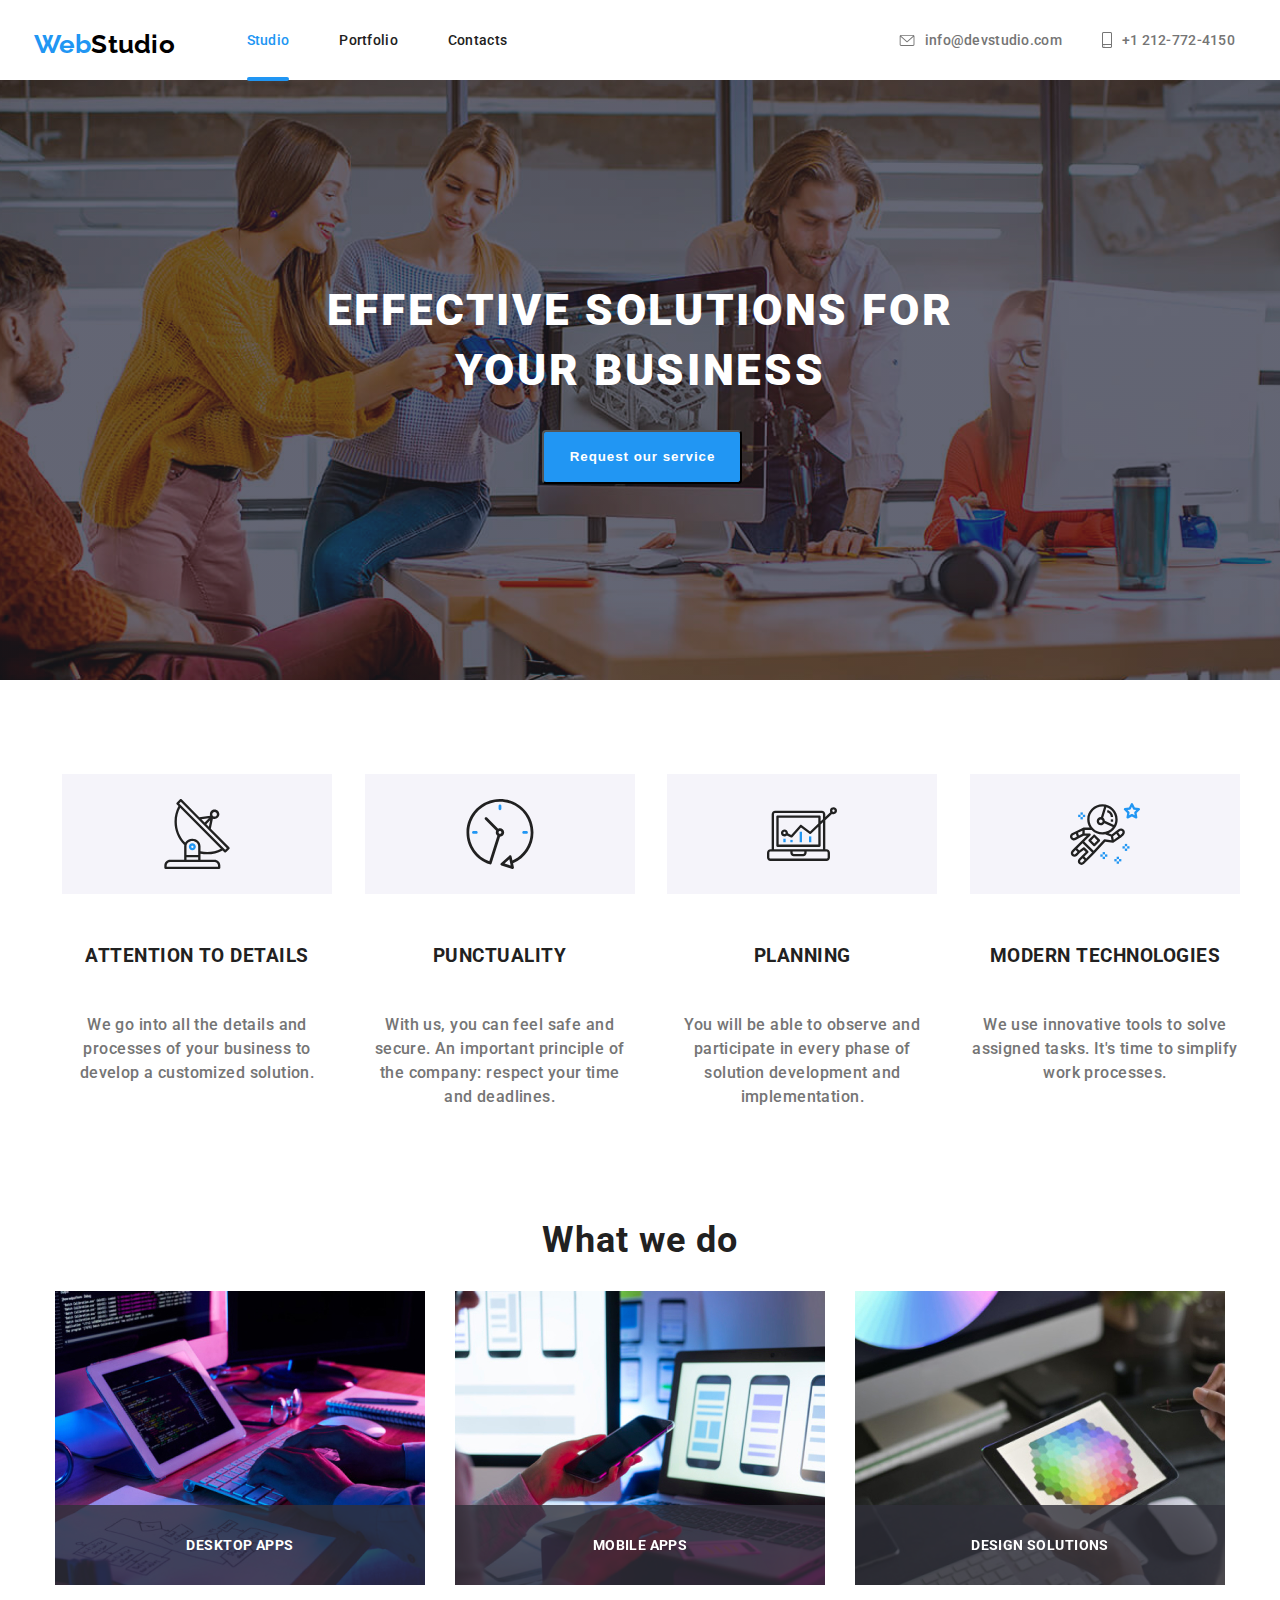
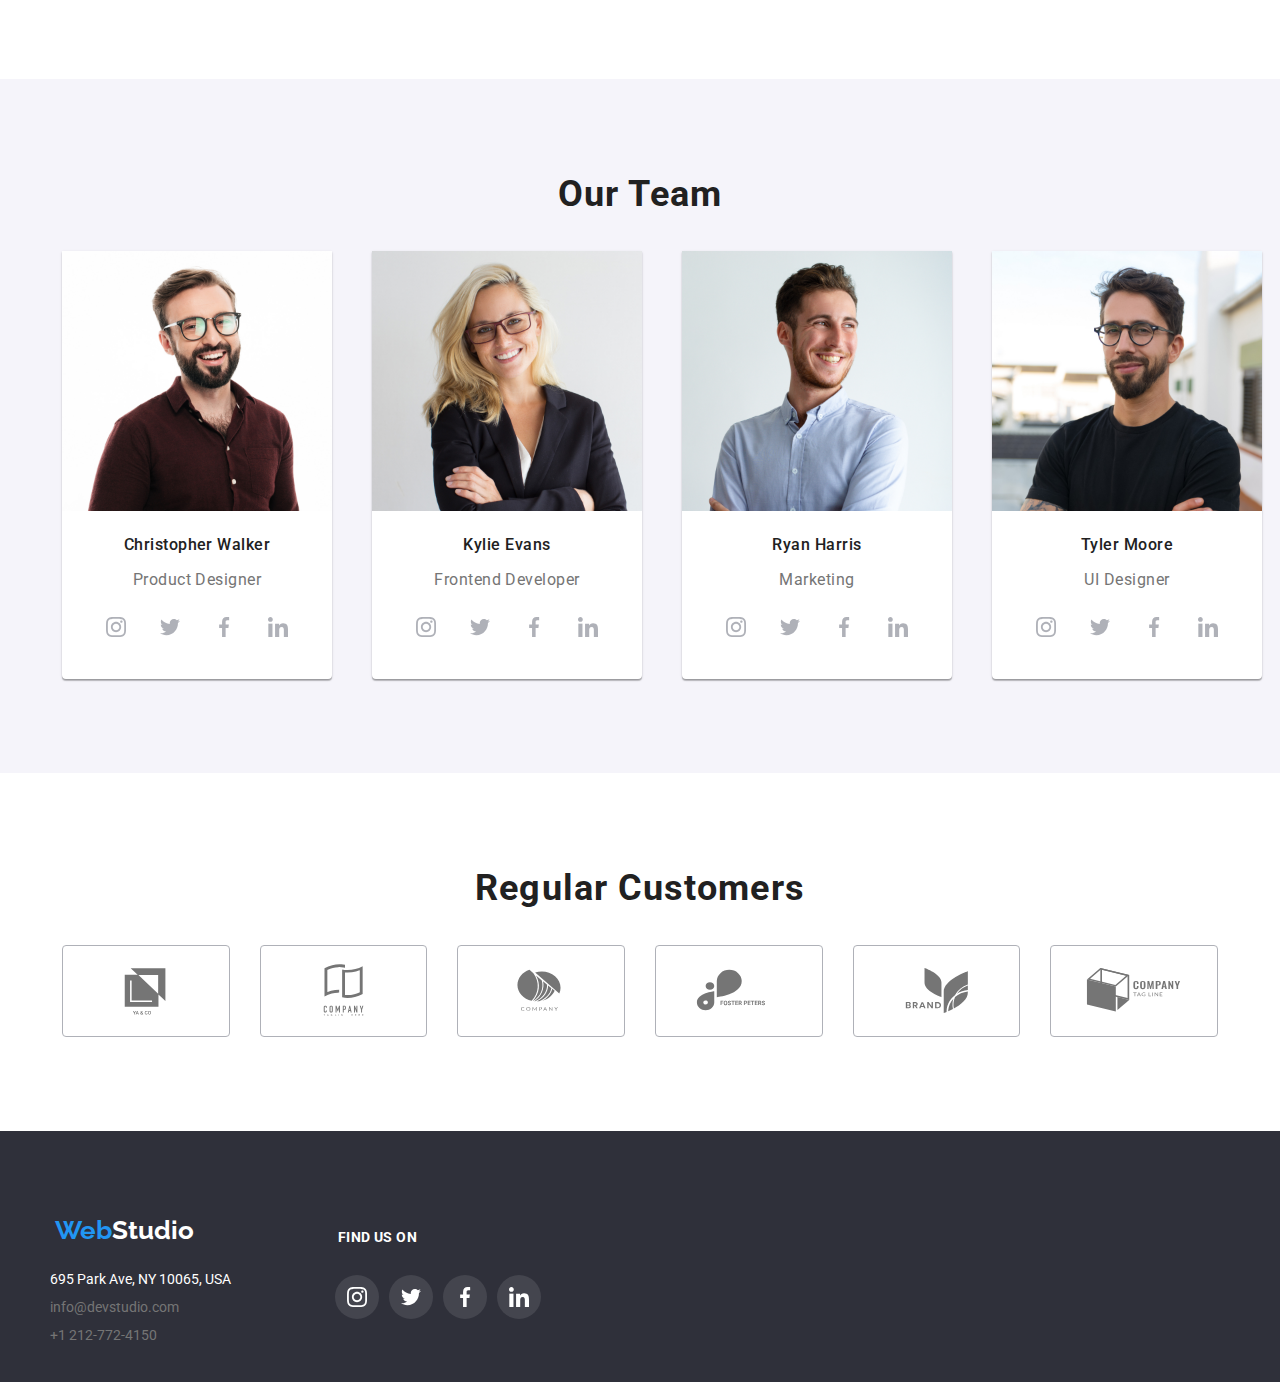
<file: index.html>
<!DOCTYPE html>
<html lang="en">
<head>
    <meta charset="UTF-8">
    <meta name="viewport" content="width=device-width, initial-scale=1.0">
    <title>Document</title>
    <link rel="preconnect" href="https://fonts.googleapis.com"/>
    <link rel="preconnect" href="https://fonts.gstatic.com" crossorigin/>
    <link rel="stylesheet"
          href="https://raw.githubusercontent.com/sindresorhus/modern-normalize/main/modern-normalize.css"/>
    <link href="https://fonts.googleapis.com/css2?family=Raleway:wght@700&family=Roboto:wght@400;500;700;900&display=swap" rel="stylesheet"/>
    <link rel="stylesheet" href="css/styles.css">
</head>
<body class="container">
    
      <header class="global-header">
        <!--Logo-->
        <nav class="main-logo">
            <ol class="logowebstudio" >
                <a class="logowebstudio"href="index.html">Web<span class="logo-studio">Studio</span> </a>
            </ol>
        </nav>
        <!--Studio Portfolio Contacts-->
         <div class="main-menu">
            <ul class="nav">
                <li class="nav-item-active"><a href="index.html">Studio</a></li>
                <li class="nav-item"><a href="portofolio.html">Portfolio</a></li>
                <li class="nav-item"><a href="">Contacts</a></li>
            </ul>
         </div>

        <!--Mail Tel-->

        <div class="main-contacts"> 
            <ul class="contacts"> 
            <li class="contacts-mail"><a href="mailto:info@devstudio.com"> 
                <svg class="contacts-mail-icon">
                     <use href="./icons/symbol-defs.svg#icon-envelope"></use>
                </svg>
                <span class="contacts-mail-span">info@devstudio.com</span>
                </a>
            </li>
            <li class="contacts-phone"><a href="tel:+1212-772-4150"> 
                <svg class="contacts-phone-icon">
                     <use href="./icons/symbol-defs.svg#icon-smartphone"></use>
                </svg>
                <span class="contacts-phone-span">+1 212-772-4150</span>
                </a> 
            </li>
            </ul>
         </div>
       </header>

    <main class="main-section">

        <!--Sidebar service section-->
       
    <section class="background-section"> 
      <div class="main-section-intro">
        <h1 class="title-background-section">EFFECTIVE SOLUTIONS FOR YOUR BUSINESS</h1>
        <button data-modal-open="#modal" class="button-active-background"type="button"> Request our service</button>
        <div class="modal-flex">
          <div class="modal modal-active" id="modal" data-modal>
            <button type="button" class="close-button"data-modal-close>
              <svg>
                <use href="./icons/symbol-defs.svg#icon-close-button"></use>
              </svg>
            </button>
          </div>
          <div id="overlay"></div>
        </div>
      </div> 
    </section>

    <!--Paragraf section-->

        <section class="container section  paragraf-section" >
            <ul class="paragraf">
                <li class="paragraf-card">
                      <div class="image-card">
                        <svg>
                           <use href="./icons/symbol-defs.svg#icon-antenna"></use>
                        </svg>
                     </div>                                                                              
                    <h3 class="title-paragraf">ATTENTION TO DETAILS</h3>
                    <p>We go into all the details and processes of your business to develop a customized solution.</p>
                </li>
                <li class="paragraf-card">
                        <div class="image-card"> 
                          <svg>
                             <use href="./icons/symbol-defs.svg#icon-clock"></use>
                          </svg>
                        </div>
                    <h3 class="title-paragraf">PUNCTUALITY</h3>
                     <p>With us, you can feel safe and secure. An important principle of the company: respect your time and deadlines.</p>
                </li>
                <li class="paragraf-card">
                       <div class="image-card">
                          <svg>
                             <use href="./icons/symbol-defs.svg#icon-diagram"></use>
                        </svg>
                    </div>
                    <h3 class="title-paragraf">PLANNING</h3>
                    <p>You will be able to observe and participate in every phase of solution development and implementation.</p>
                </li>
                <li class="paragraf-card" >
                       <div class="image-card">
                          <svg> 
                             <use href="./icons/symbol-defs.svg#icon-astronaut"></use>
                           </svg>
                    </div>
                    <h3 class="title-paragraf">MODERN TECHNOLOGIES</h3>
                    <p>We use innovative tools to solve assigned tasks. It's time to simplify work processes.</p>
                </li>
            </ul>
        </section>
        
            <section class="container section section-what-we-do">
                <h2 class="title-section-what-we-do">What we do</h2>
                 <ul class="job-list">
                    <li><img src="./images/img1.jpg" alt="work photo1" width="370" height="294">
                    <p>DESKTOP APPS</p>
                    </li>
                    <li><img src="./images/img2.jpg" alt="work photo2" width="370" height="294">
                    <p>Mobile APPS</p>
                    </li>
                    <li><img src="./images/img3.jpg" alt="work photo3" width="370" height="294">
                    <p>DESIGN SOLUTIONS</p>
                    </li>
                 </ul>
            </section>
                 
            <!--Our Team section-->
        
         <section class="section our-team">
            <h3 class="title-our-team">Our Team</h3>
            <ul class="photo-our-team">
              <li class="card-our-team"> <img src="images/christopher walker.jpg" alt="Product Designer" wight="270" height="260"/>
                <h3 class="name">Christopher Walker</h3>
                <p class="job">Product Designer</p>
                 <div class="icons-list" >
                    <a
									href="https://instagram.com"class="icon"aria-label="Instagram">
									<svg>
										<use
											href="./icons/symbol-defs.svg#icon-instagram"></use>
									</svg>
								</a>
								<a href="https://twitter.com"class="icon" aria-label="Twitter">
									<svg>
										<use
											href="./icons/symbol-defs.svg#icon-twitter"></use>
									</svg> 
                </a>
                  <a
									href="https://facebook.com"class="icon" aria-label="Facebook">
									<svg>
										<use
											href="./icons/symbol-defs.svg#icon-facebook"></use>
									</svg> 
                </a>
                <a
									href="https://linkedin.com"class="icon" aria-label="Linkedin">
									<svg>
										<use
											href="./icons/symbol-defs.svg#icon-linkedin"></use>
									</svg>
								</a>
                 </div>
              </li>
              <li class="card-our-team"> <img src="images/kylie evans.jpg" alt="Frontend Developer" width="270" height="260"/>
                <h3 class="name">Kylie Evans</h3>
                <p class="job">Frontend Developer</p>
                <div class="icons-list" >
                  <a
                href="https://instagram.com"class="icon"aria-label="Instagram">
                <svg>
                  <use
                    href="./icons/symbol-defs.svg#icon-instagram"></use>
                </svg>
              </a>
              <a href="https://twitter.com"class="icon" aria-label="Twitter">
                <svg>
                  <use
                    href="./icons/symbol-defs.svg#icon-twitter"></use>
                </svg> 
              </a>
                <a
                href="https://facebook.com"class="icon" aria-label="Facebook">
                <svg>
                  <use
                    href="./icons/symbol-defs.svg#icon-facebook"></use>
                </svg> 
              </a>
              <a
                href="https://linkedin.com"class="icon" aria-label="Linkedin">
                <svg>
                  <use
                    href="./icons/symbol-defs.svg#icon-linkedin"></use>
                </svg>
              </a>
               </div>
              </li>
              <li class="card-our-team">  <img src="images/ryan harris.jpg" alt="Marketing" width="270" height="260"/>
                <h3 class="name">Ryan Harris</h3>
                <p class="job">Marketing</p>
                <div class="icons-list" >
                  <a
                href="https://instagram.com"class="icon"aria-label="Instagram">
                <svg>
                  <use
                    href="./icons/symbol-defs.svg#icon-instagram"></use>
                </svg>
              </a>
              <a href="https://twitter.com"class="icon" aria-label="Twitter">
                <svg>
                  <use
                    href="./icons/symbol-defs.svg#icon-twitter"></use>
                </svg> 
              </a>
                <a
                href="https://facebook.com"class="icon" aria-label="Facebook">
                <svg>
                  <use
                    href="./icons/symbol-defs.svg#icon-facebook"></use>
                </svg> 
              </a>
              <a
                href="https://linkedin.com"class="icon" aria-label="Linkedin">
                <svg>
                  <use
                    href="./icons/symbol-defs.svg#icon-linkedin"></use>
                </svg>
              </a>
               </div>
              </li>
              <li class="card-our-team"> <img src="images/tyler moore.jpg" alt="UI Designer" width="270" height="260"/>
                <h3 class="name">Tyler Moore</h3>
                <p class="job">UI Designer</p>
                <div class="icons-list" >
                  <a
                href="https://instagram.com"class="icon"aria-label="Instagram">
                <svg>
                  <use
                    href="./icons/symbol-defs.svg#icon-instagram"></use>
                </svg>
              </a>
              <a href="https://twitter.com"class="icon" aria-label="Twitter">
                <svg>
                  <use
                    href="./icons/symbol-defs.svg#icon-twitter"></use>
                </svg> 
              </a>
                <a
                href="https://facebook.com"class="icon" aria-label="Facebook">
                <svg>
                  <use
                    href="./icons/symbol-defs.svg#icon-facebook"></use>
                </svg> 
              </a>
              <a
                href="https://linkedin.com"class="icon" aria-label="Linkedin">
                <svg>
                  <use
                    href="./icons/symbol-defs.svg#icon-linkedin"></use>
                </svg>
              </a>
               </div>
              </li>
           </ul>
         </section>
         <section class="container section customers">
           <h3 class="title-section-what-we-do">Regular Customers</h3>
           <ul class="customers-section">
              <li class="icon-logo-card">
                <svg>
                    <use href="./icons/symbol-defs.svg#icon-logo1"></use>
                </svg>
              </li>
              <li class="icon-logo-card">
                <svg>
                    <use href="./icons/symbol-defs.svg#icon-logo2"></use>
                </svg>
              </li>
              <li class="icon-logo-card">
                <svg>
                    <use href="./icons/symbol-defs.svg#icon-logo3"></use>
                </svg>
              </li>
              <li class="icon-logo-card">
                <svg>
                    <use href="./icons/symbol-defs.svg#icon-logo4"></use>
                </svg>
              </li>
              <li class="icon-logo-card">
                <svg>
                    <use href="./icons/symbol-defs.svg#icon-logo5"></use>
                </svg>
              </li>
              <li class="icon-logo-card">
                <svg>
                    <use href="./icons/symbol-defs.svg#icon-logo6"></use>
                </svg>
              </li>
           </ul>
         </section>
    </main>
    <!--Sidebar down logo section-->
<div class="footer-section">
    <footer class="footer">
            <a class="footer-logo-web"href="index.html">Web<span class="footer-logo-studio">Studio</span> </a>
        <div class="main-footer">
            <ul class="adress-contacts-footer">
                <li class="adress-footer"><a href="695 Park Ave, NY 10065, USA">695 Park Ave, NY 10065, USA</a></li>
                <li class="contacts-footer"><a href="mailto:info@devstudio.com">info@devstudio.com</a></li>
                <li class="contacts-footer"><a href="tel:+1212-772-4150">+1 212-772-4150</a></li>
            </ul>
        </div>
        <div class="global-footer-social-links">
          <h3 class="find-us-icons">FIND US ON</h3>
          <div class="icons-list-footer" >
            <a
          href="https://instagram.com"class="icon-footer" aria-label="Instagram">
          <svg>
            <use
              href="./icons/symbol-defs.svg#icon-instagram-footer"></use>
          </svg>
        </a>
        <a href="https://twitter.com"class="icon-footer" aria-label="Twitter">
          <svg>
            <use
              href="./icons/symbol-defs.svg#icon-twitter-footer"></use>
          </svg> 
        </a>
          <a
          href="https://facebook.com"class="icon-footer" aria-label="Facebook">
          <svg>
            <use
              href="./icons/symbol-defs.svg#icon-facebook-footer"></use>
          </svg> 
        </a>
        <a
          href="https://linkedin.com"class="icon-footer" aria-label="Linkedin">
          <svg>
            <use
              href="./icons/symbol-defs.svg#icon-linkedin-footer"></use>
          </svg>
        </a>
         </div>
        </div>
   </footer>
        </div>
<script src="./js/modal.js"></script>
</body>
</html>
</file>
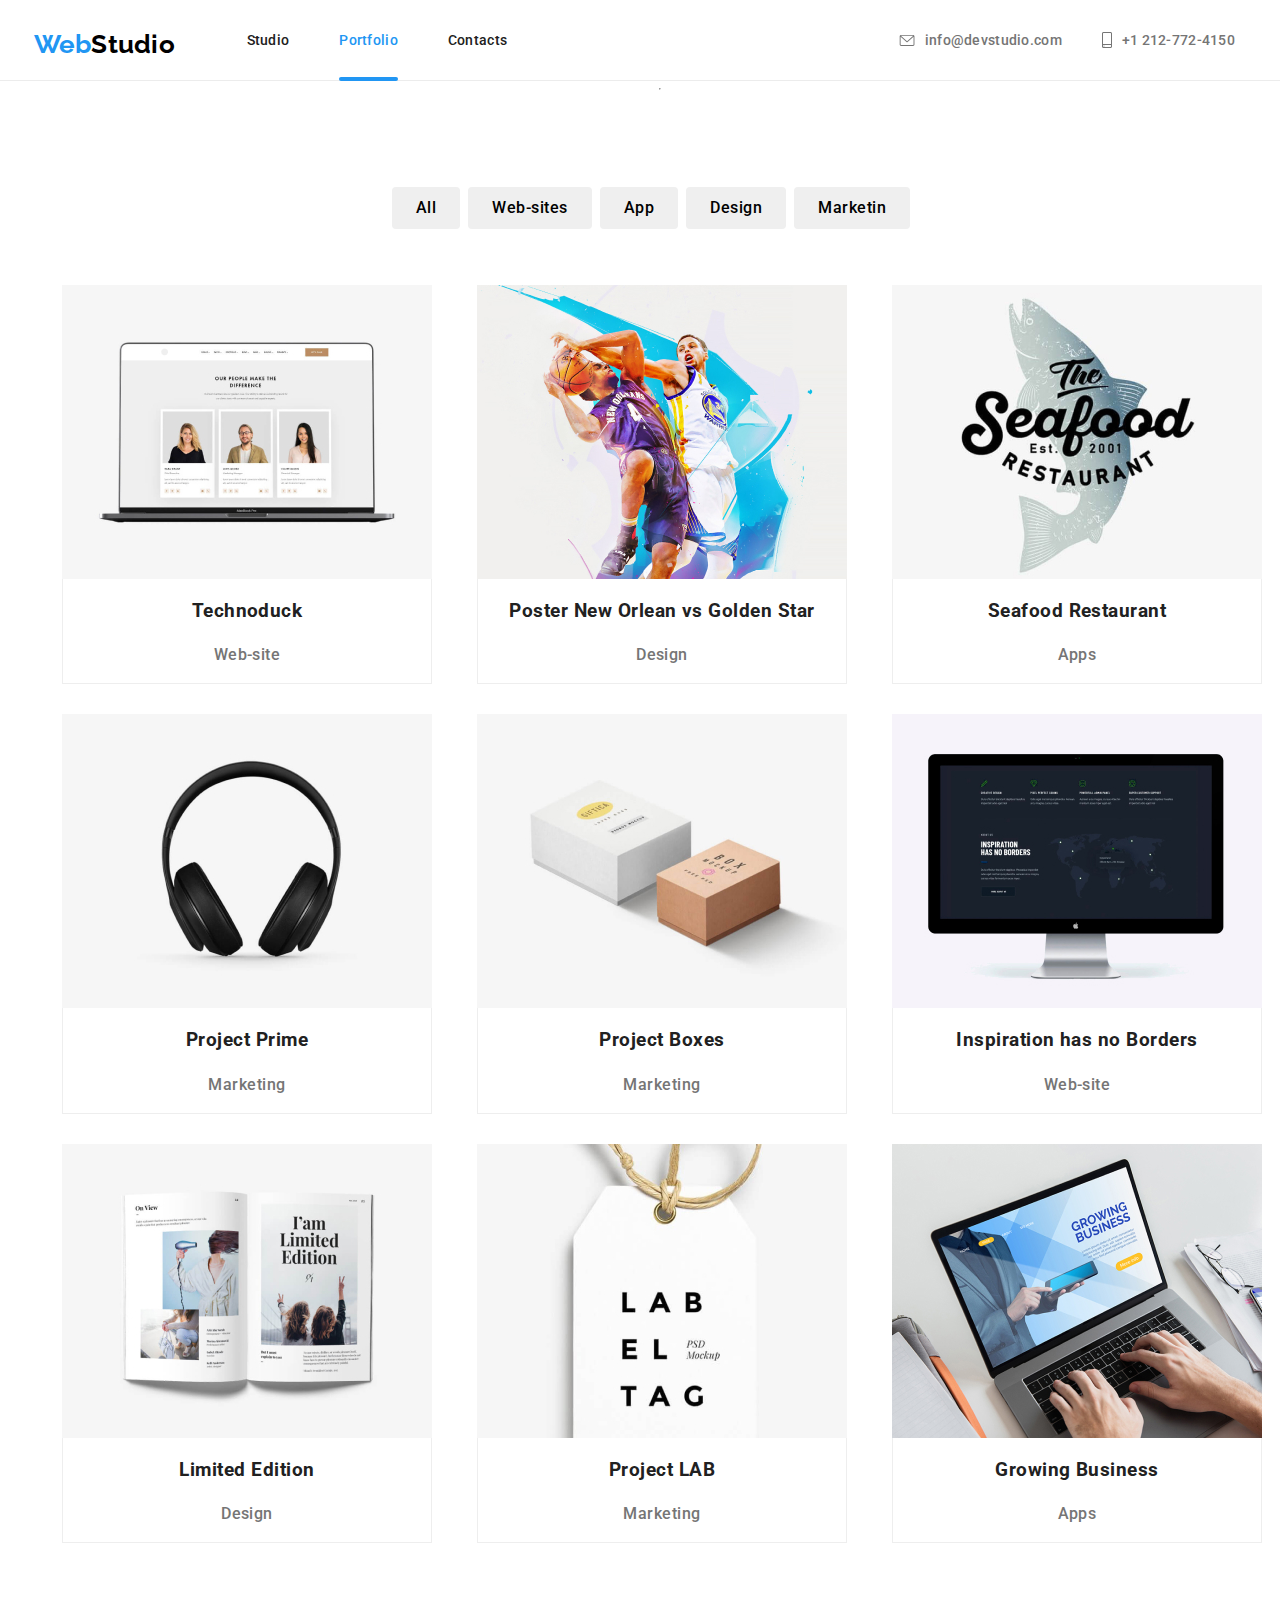
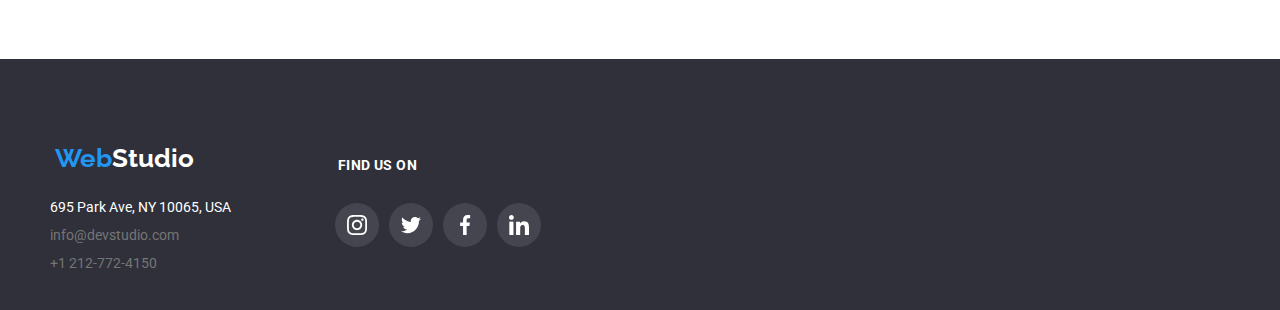
<file: portofolio.html>
<!DOCTYPE html>
<html lang="en">
<head>
    <meta charset="UTF-8">
    <meta name="viewport" content="width=device-width, initial-scale=1.0">
    <title>Document</title>
    <link rel="preconnect" href="https://fonts.googleapis.com"/>
    <link rel="preconnect" href="https://fonts.gstatic.com" crossorigin/>
    <link rel="stylesheet"
          href="https://raw.githubusercontent.com/sindresorhus/modern-normalize/main/modern-normalize.css"/>
    <link href="https://fonts.googleapis.com/css2?family=Raleway:wght@700&family=Roboto:wght@400;500;700;900&display=swap" rel="stylesheet"/>
    <link rel="stylesheet" href="css/styles.css"/>
</head>
<body class="container">

            <!--Sidebar up logo section-->

       <!--Logo-->
       <header class="global-header">
        
        <nav class="main-logo">
            <ol class="logowebstudio" >
                <a class="logowebstudio"href="index.html">Web<span class="logo-studio">Studio</span> </a>
            </ol>
        </nav>
        <!--Studio Portfolio Contacts-->
         <div class="main-menu">
            <ul class="nav">
                <li class="nav-item"><a href="index.html">Studio</a></li>
                <li class="nav-item-active"><a href="portofolio.html">Portfolio</a></li>
                <li class="nav-item"><a href="">Contacts</a></li>
            </ul>
         </div>

        <!--Mail Tel-->
        <div class="main-contacts"> 
            <ul class="contacts"> 
            <li class="contacts-mail"><a href="mailto:info@devstudio.com"> 
                <svg class="contacts-mail-icon">
                     <use href="./icons/symbol-defs.svg#icon-envelope"></use>
                </svg>
                <span class="contacts-mail-span">info@devstudio.com</span>
                </a>
            </li>
            <li class="contacts-phone"><a href="tel:+1212-772-4150"> 
                <svg class="contacts-phone-icon">
                     <use href="./icons/symbol-defs.svg#icon-smartphone"></use>
                </svg>
                <span class="contacts-phone-span">+1 212-772-4150</span>
                </a> 
            </li>
            </ul>
         </div>
        
       </header>
       <ul class="line-section">
        <hr/><img alt="">
       </ul>

           
       <main class="portofolio-main-section">
            
                  <!--Section-button-->

        <ul class="portfolio-button-list">
            <li><button class="button" type="button">All</button></li>
            <li><button class="button" type="button">Web-sites</button></li>
            <li><button class="button" type="button">App</button></li>
            <li><button class="button" type="button">Design</button></li>
            <li><button class="button" type="button">Marketin</button></li>
        </ul>
        
    <!--Section-Container-IMG-->
   <ul class="project-list">
    <li class="project-card"> 
        <div class="box"> 
            <div class="overlay">
                Technoduck is a state-of-the-art coronavirus distribution
                platform. Companies use this platform for digital espionage and
                attacks on competitors' secure servers.
           </div>
        </div>
            <h3>Technoduck</h3>
            <p>Web-site</p>
    </li>

    <li class="project-card"> 
       <div class="box"><div class="overlay"></div></div>
            <h3>Poster New Orlean vs Golden Star</h3>
            <p>Design</p>
    </li>

    <li class="project-card">
        <div class="box"><div class="overlay"></div></div>
            <h3>Seafood Restaurant </h3>
            <p>Apps</p>
      
    </li>

    <li class="project-card">
        <div class="box"><div class="overlay"></div></div>
            <h3>Project Prime </h3>
            <p>Marketing</p>
    </li>

    <li class="project-card">
        <div class="box"><div class="overlay"></div></div>
            <h3>Project Boxes </h3>
            <p>Marketing</p>
    </li>

    <li class="project-card">
        <div class="box"><div class="overlay"></div></div>
            <h3>Inspiration has no Borders</h3>
            <p>Web-site</p>
    </li>
    <li class="project-card">
        <div class="box"><div class="overlay"></div></div>
            <h3>Limited Edition</h3>
            <p>Design</p>
    </li>
    <li class="project-card"> 
        <div class="box"><div class="overlay"></div></div>
            <h3>Project LAB</h3>
            <p>Marketing</p>
    </li>
    <li class="project-card"> 
        <div class="box"><div class="overlay"></div></div>
            <h3>Growing Business</h3>
            <p>Apps</p>
    </li>
   </ul>
       </main>
       
        <!--Sidebar down logo section-->

        <div class="footer-section">
            <footer class="footer">
                    <a class="footer-logo-web"href="index.html">Web<span class="footer-logo-studio">Studio</span> </a>
                <div class="main-footer">
                    <ul class="adress-contacts-footer">
                        <li class="adress-footer"><a href="695 Park Ave, NY 10065, USA">695 Park Ave, NY 10065, USA</a></li>
                        <li class="contacts-footer"><a href="mailto:info@devstudio.com">info@devstudio.com</a></li>
                        <li class="contacts-footer"><a href="tel:+1212-772-4150">+1 212-772-4150</a></li>
                    </ul>
                </div>
                <div class="global-footer-social-links">
                  <h3 class="find-us-icons">FIND US ON</h3>
                  <div class="icons-list-footer" >
                    <a
                  href="https://instagram.com"class="icon-footer" aria-label="Instagram">
                  <svg>
                    <use
                      href="./icons/symbol-defs.svg#icon-instagram-footer"></use>
                  </svg>
                </a>
                <a href="https://twitter.com"class="icon-footer" aria-label="Twitter">
                  <svg>
                    <use
                      href="./icons/symbol-defs.svg#icon-twitter-footer"></use>
                  </svg> 
                </a>
                  <a
                  href="https://facebook.com"class="icon-footer" aria-label="Facebook">
                  <svg>
                    <use
                      href="./icons/symbol-defs.svg#icon-facebook-footer"></use>
                  </svg> 
                </a>
                <a
                  href="https://linkedin.com"class="icon-footer" aria-label="Linkedin">
                  <svg>
                    <use
                      href="./icons/symbol-defs.svg#icon-linkedin-footer"></use>
                  </svg>
                </a>
                 </div>
                </div>
           </footer>
        </div>
        
</body>
</html>
</file>
<file: css/styles.css>
/*! modern-normalize v1.0.0 | MIT License | https://github.com/sindresorhus/modern-normalize */
*,::after,::before {
    box-sizing: border-box;
}

:root{
    --text-font-family: 'roboto', sans-serif;
    --color-text-font: #212121;
    --color-paragraf: #757575;
    --heading-font-family: 'Raleway', sans-serif;
    --heading-color: #2196F3;
    --back-color-paragraf:#F5F4FA;
}
body{
    width: 1600px;
    flex-direction: column;
} 
.container {
	font-family:var(--text-font-family);
	color: var(--color-text-font);
	width: 1200px;
	margin: auto;
}
.global-header{
    font-family :var(--text-font-family);
    font-size: 14px;
    font-weight: 500;
    line-height: 1.5;
    letter-spacing: 0.02em;
    text-align: left;
    color: var (var(--color-text-font))
   }
.global-header { 
    width: 1600px;
    height: 80px;
	display: flex;
	align-items: center;
	border: 1px solid #eee;
	margin: 0 -200px 0 -200px;
    background: #FFFFFF;
    border-color: transparent;
    border: 0px;
   }
.main-section{

}
h1,
h2,
h3,
h4{
    font-weight: bold;
    font-family: var(--text-font-family);
    color: var(--color-text-font);
}
p{
    display: block;
    margin-block-start: 1em;
    margin-block-end: 1em;
    margin-inline-start: 0px;
    margin-inline-end: 0px;
    color:var(--color-paragraf);
}
ul{
    list-style-type: none;
}
.section {
	padding-top: 94px;
	padding-bottom: 94px;
}
a {
	transition: 250ms cubic-bezier(0.4, 0, 0.2, 1);
}

/* logo */

.logowebstudio a, .logo-studio a, span {
    font-weight: bold;
    font-family: var(--heading-font-family);
    font-weight: 700; 
    color: var(--heading-color);
    font-size: 26px;
    text-decoration: none;  
	transition: 250ms cubic-bezier(0.4, 0, 0.2, 1);
}
.logowebstudio, ol{
    width: 145px;
    height: 31px;
    padding-right: 0px;
}
.logo-studio a, span{
    color: #000000;
}
.logowebstudio span:hover, .logo-studio span:hover,
.logowebstudio span:focus, .logo-studio span:focus {
    color: var(--heading-color);
}
.global-header, .main-logo {
    width: 145px;
    height: 31px;
    padding-right: 93px;
    display: flex;
    justify-content: center;
    align-items: center;
    margin-left: 0px;
}

/* section-nav */

.nav, .nav a{
    list-style-type: none;
    text-decoration: none;
	justify-content: space-between;
    display: flex;
    gap: 50px;
    align-items: center;
    padding-left: 0px;
    position: relative;
}
.nav-item a,.nav-item-active a{
    color:var(--color-text-font);
    font-family: var(--text-font-family);
    font-size: 14px;
    font-weight: 500;
    text-decoration: none;
	transition: 250ms cubic-bezier(0.4, 0, 0.2, 1);
}
.nav, .nav-item-active {
    position: relative;
}

.nav-item-active::after{
    position: absolute;
	content: "";
	width: 100%;
	height: 4px;
	left: 0;
	bottom: -30px;
	background: var(--heading-color);
	border-radius: 2px;
}
.nav-item-active a{
    color:var(--heading-color);
}
.nav-item a:hover{
    color:var(--heading-color);
}
.main-menu{
    padding-right: 330px;
    margin-right: 0px;
}
  
/* section-contacts */

.contacts, .contacts a{
    height: 80px;
    margin: 0px;
    list-style-type: none;
    text-decoration: none;
	justify-content: space-between;
    display: flex;
    gap: 40px;
    align-items: center;
    padding-left: 0px;
}
.contacts-mail a, .contacts-phone a, .contacts-mail-span, .contacts-phone-span{
    color:var(--color-paragraf);
    font-family: var(--text-font-family);
    font-size: 14px;
    font-weight: 500;
    line-height: normal;
    text-decoration: none;
    justify-content: space-between; 
    width: 160x;
    height: 16px;
    display: flex;
	align-items: center;
	gap: 10px;
	transition: 250ms cubic-bezier(0.4, 0, 0.2, 1);
}
.contacts-mail-icon{
    width: 16px;
	max-height: 12px;
    color:#757575;
}
.contacts-phone-icon{
    width: 10px;
	height: 16px;
}
.global-header, .main-contacts {
    height: 80px;
    padding: 0px;
    margin-left: 0px;
    margin-right: -1050px;
    display: flex;
    justify-content: space-between;
    gap: 60px;
    align-items: center;
}
.contacts-mail-icon:hover,
.contacts-phone-icon:hover,
.contacts-mail-icon:focus,
.contacts-phone-icon:focus {
    filter: invert(52%) sepia(20%) saturate(7450%) hue-rotate(184deg) brightness(99%) contrast(93%);
	transition: 250ms cubic-bezier(0.4, 0, 0.2, 1);
}
.contacts-mail-span:hover,
.contacts-phone-span:hover,
.contacts-mail-span:focus,
.contacts-phone-span:focus {
    color: var(--heading-color);
	transition: 250ms cubic-bezier(0.4, 0, 0.2, 1);
}

/* section-background*/

.background-section{
    background-color:#2F303A;;
	height: 600px;
	display: flex;
	flex-direction: column;
	align-items: center;
	margin: 0 -200px 0 -200px;
}
.background-section{
    background-image: linear-gradient(
			rgba(47, 48, 58, 0.4),
			rgba(47, 48, 58, 0.4)
		),
		url(../images/background_image.png);
	min-height: 600px;
}
.title-background-section{
    color: #FFFFFF;
	font-size: 44px;
	font-weight: 900;
	line-height: 60px;
	letter-spacing: 2.64px;
	text-transform: uppercase;
	text-align: center;
	width: 696px;
	padding-top: 200px;
	padding-bottom: 30px;
	margin: 0;
}
.modal-flex {
	display: flex;
	align-items: center;
	justify-content: center;
}
.modal {
	position: fixed;
	background: #FFFFFF;
	border-radius: 4px;
	box-shadow: 0px 2px 1px 0px rgba(0, 0, 0, 0.2),
		0px 1px 1px 0px rgba(0, 0, 0, 0.14), 0px 1px 3px 0px rgba(0, 0, 0, 0.12);
	width: 528px;
	height: 581px;
	transform: scale(0);
	transition: 3500ms linear;
	z-index: 10;
}

.modal.active {
	transform: scale(1);
}
.main-section-intro #overlay {
	position: fixed;
	opacity: 0;
	transition: opacity 3500ms linear;
	top: 0;
	bottom: 0;
	left: 0;
	right: 0;
	background-color: rgba(0, 0, 0, 0.2);
	pointer-events: none;
}
.main-section-intro #overlay.active {
	opacity: 1;
	pointer-events: all;
}
.main-section-intro .close-button {
	width: 30px;
	height: 30px;
	padding: 0;
	background-color: #FFFFFF;
	display: flex;
	justify-content: center;
	align-items: center;
	border: 1px solid rgba(0, 0, 0, 0.1);
	border-radius: 50%;
	position: absolute;
	right: 8px;
	top: 8px;
	cursor: pointer;
}
.main-section-intro .close-button svg {
	width: 18px;
	height: 18px;
}

/* PORTOFOLIO */

.line-section{
    width: 1600px;
    height: 1px;
    background: #ECECEC;
    display: flex;
	flex-direction: row;
	flex-wrap: wrap;
	justify-content: center;
	align-items: flex-end;
	align-content: flex-start;
    margin: 0 -200px 0 -200px;
}
.portofolio-main-section{
    width: 1200px;
    margin-top: 94px;
    margin-bottom: 94px;
}
.section,.portofolio-main-section,.portfolio-button-list{
    width: 1200px;
	text-align: center;
	font-weight: 500;
	line-height: 26px;
	letter-spacing: 0.48px;
	border-color: transparent;
	border-radius: 4px;
	padding: 6px 22px 6px 22px;
}
.portfolio-button-list {
	display: flex;
	flex-direction: inline-block;
	justify-content: center;
	padding-left: 0;
	margin-top: 0;
	margin-bottom: 50px;
	gap: 8px;
}
.project-list {
    width: 1200px;
	display: flex;
	flex-direction: row;
	flex-wrap: wrap;
	justify-content: space-between;
    align-items: center;
	padding-left: 0;
	gap: 30px;
}
.project-card > h4 {
	color: var(--color-text-font);
	line-height: 30px;
	letter-spacing: 0.48px;
	font-weight: 400;
	margin: 0 24px 20px 24px;
}
.project-card {
	box-shadow: 0px 0px 0px 1px #eee inset;
}
.project-card .box {
	width: 370px;
	height: 294px;
	position: relative;
	margin: 0 auto;
	overflow: hidden;
}
.project-card:nth-child(1) .box {
    background: url(../images/technoduck.jpg),lightgray 50% / cover no-repeat;
}
.project-card:nth-child(2) .box {
    background: url(../images/poster\ new\ orlean\ vs\ golden\ star.jpg),lightgray 50% / cover no-repeat;
}
.project-card:nth-child(3) .box {
    background: url(../images/seafood\ restaurant\ .jpg),lightgray 50% / cover no-repeat;
}
.project-card:nth-child(4) .box {
    background: url(../images/project\ prime.jpg),lightgray 50% / cover no-repeat;
}
.project-card:nth-child(5) .box {
    background: url(../images/project\ boxes.jpg),lightgray 50% / cover no-repeat;
}
.project-card:nth-child(6) .box {
    background: url(../images/inspiration\ has\ no\ borders.jpg),lightgray 50% / cover no-repeat;
}
.project-card:nth-child(7) .box {
    background: url(../images/limited\ edition.jpg),lightgray 50% / cover no-repeat;
}
.project-card:nth-child(8) .box {
    background: url(../images/project\ lab.jpg),lightgray 50% / cover no-repeat;
}
.project-card:nth-child(9) .box {
    background: url(../images/growing\ business.jpg),lightgray 50% / cover no-repeat;
}
.box .overlay {
	color: var(--text-dark-bg-color);
	font-size: 18px;
	font-weight: 400;
	line-height: 28px;
	letter-spacing: 0.54px;
	padding: 63px 24px 91px 24px;
	position: absolute;
	top: 0;
	left: 0;
	width: 100%;
	height: 100%;
	background-color: rgba(33, 150, 243, 0.9);
	transform: translatey(100%);
	transition: transform 250ms cubic-bezier(0.4, 0, 0.2, 1);
}
.box:hover .overlay {
	transform: translatey(0);
}
.project-card:hover,
.project-card:focus {
    box-shadow: 1px 4px 6px 0px rgba(0, 0, 0, 0.16),
		0px 4px 4px 0px rgba(0, 0, 0, 0.06), 0px 1px 1px 0px rgba(0, 0, 0, 0.12);
	
}

/* section-button */

.button-active-background {
    background-color: var( --heading-color);
	color:#FFFFFF;
	width: 200px;
	padding: 10px 19px 10px 20px;
	white-space: nowrap;
	text-align: center;
	font-weight: 700;
	line-height: 30px;
	letter-spacing: 0.96px;
	cursor: pointer;
	border-radius: 4px;
    margin-left: 250px;
}
.button {
    font-family:var(--text-font-family);
    font-size: 16px;
    font-weight: 500;
    line-height: 26px;
    letter-spacing: 0.03em;
    text-align: center;
    border-color: transparent;
	border-radius: 4px;
	padding: 6px 22px 6px 22px;
}
button:hover, button:focus {
    background-color:var(--heading-color);
    color: #FFFFFF;
	box-shadow: 0px 2px 2px 0px rgba(0, 0, 0, 0.12),
		0px 1px 2px 0px rgba(0, 0, 0, 0.08), 0px 3px 1px 0px rgba(0, 0, 0, 0.1);
	transition: 250ms cubic-bezier(0.4, 0, 0.2, 1);
}

/* section-paragraf */

.section, .paragraf{
    width: 1200px;
	text-align: center;
	font-weight: 500;
	line-height: 26px;
	letter-spacing: 0.48px;
	border-color: transparent;
	border-radius: 4px;
	padding: 94px 22px 94px 22px;
}
.paragraf-section {
    font-family:var(--text-font-family);
	color: var(--color-text-font);
	width: 1200px;
	margin: auto;  
    margin-top: 0px;
}
.paragraf, 
.photo-our-team{
    display: flex;
	justify-content: space-between;
	padding-left: 0;
	margin: 0;
	gap: 30px;
}
.job-list{
    display: flex;
	justify-content: center;
	padding-left: 0;
	margin: 0;
	gap: 30px;
}
.paragraf{
    padding-top: 0px;
    list-style-type: none;
    display: flex;
	flex-direction: row;
	flex-wrap: nowrap;
	justify-content: space-between;
	align-items: baseline;
}
.paragraf-card{
    width: 270px;
	display: flex;
	flex-direction: column;
}
.paragraf-card .title-paragraf 
.paragraf-card p{
    margin: 0;
	font-size: 14px;
	
}
.paragraf-card .title-paragraf {
    padding-bottom: 10px;
	font-weight: 700;
	text-transform: uppercase;
}
.paragraf-card p{
    color: var(--color-paragraf);
	line-height: 24px;
    letter-spacing: 0.42px;
    font-style: normal;
}
.image-card{
    width: 270px;
	height: 120px;
	display: flex;
	justify-content: center;
	align-items: center;
	background-color: var(--back-color-paragraf);
	margin-bottom: 30px;
}
.image-card svg {
    width: 70px;
	height: 70px;
}
.paragraf-section p, .our-team p,.section-container p{
    font-family: var(--text-font-family);
    color: var(--color-paragraf);
    font-size: 16px;
}

/* section-what-we-do */

.section-what-we-do{
    width: 1200px;
	text-align: center;
	font-weight: 500;
	line-height: 26px;
	letter-spacing: 0.48px;
	border-color: transparent;
	border-radius: 4px;
	padding: 0px 22px 94px 22px;
    margin-top: -94px;
}
.section-what-we-do{
    padding-top: 0px;
}
.title-section-what-we-do, 
.title-our-team{
    font-family: var(--text-font-family);
    font-size: 36px;
    font-weight: 700;
    line-height: 42px;
    letter-spacing: 0.03em;
    text-align: center;
    margin-top: 0;
	margin-bottom: 50;
}
.job-list > li {
    position: relative;
	width: 370px;
	height: 294px;
	background-color: #d3d3d3;
	background-position: 50%;
	background-size: cover;
	background-repeat: no-repeat;
}
.job-list > li > p {
    position: absolute;
	bottom: 0;
	margin: 0;
	width: 100%;
	padding-top: 27px;
	padding-bottom: 27px;
	color: #FFFFFF;
	text-align: center;
	font-size: 14px;
	font-weight: 700;
	letter-spacing: 0.42px;
	text-transform: uppercase;
	background: rgba(47, 48, 58, 0.8);
}

/* section-our-team */

.our-team,.photo-our-team{
	width: 270px;
	border-radius: 0px 0px 4px 4px;
	border-radius: 0px 0px 4px 4px;
}
.card-our-team{
    background-color: #FFFFFF;
	width: 270px;
	border-radius: 0px 0px 4px 4px;
	border-radius: 0px 0px 4px 4px;
	box-shadow: 0px 2px 1px 0px rgba(0, 0, 0, 0.2),
	0px 1px 1px 0px rgba(0, 0, 0, 0.14), 0px 1px 3px 0px rgba(0, 0, 0, 0.12);
}
.name{
    font-family:var(--text-font-family);
    font-size: 16px;
    font-weight: 500;
    line-height: 19px;
    letter-spacing: 0.03em;
    text-align: center;
}
.job{
    font-family:var(--text-font-family);
    font-size: 16px;
    font-weight: 400;
    line-height: 19px;
    letter-spacing: 0.03em;
    text-align: center;
}
.our-team {
    background-color: #f5f4fa;
	width: 1600px;
    margin: 0 -200px 0 -200px;
}
.photo-our-team {
    margin: 0 200px 0 200px;
    width: 1200px;
}
.icons-list {
	display: flex;
	justify-content: center;
	margin: 16px 32px 30px 32px;
	gap: 10px;
}
.icon {
	width: 44px;
	height: 44px;
	display: flex;
	justify-content: center;
	align-items: center;
	border-radius: 50%;
    color: #afb1b8;
}
.icon svg {
	width: 20px;
	height: 20px;
}
.icon:hover,
.icon:focus{
    background: var(--heading-color);
    fill: #FFFFFF;
	transition: 250ms cubic-bezier(0.4, 0, 0.2, 1);
}
.icon svg:hover,
.icon svg:focus { 
    filter: brightness(0) invert(1);
	transition: 250ms cubic-bezier(0.4, 0, 0.2, 1);
}

/* section-container*/

.customers-section {
    list-style-type: none;
	padding-left: 0;
	margin-top: 0;
	margin-bottom: 0;
    display: flex;
	justify-content: space-between;
	gap: 30px;
}
.icon-logo-card {
	width: 170px;
	height: 92px;
	display: flex;
	justify-content: center;
	align-items: center;
	border-radius: 4px;
	border: 1px solid #afb1b8;
}
.icon-logo-card svg {
	width: 106px;
	height: 60px;
	fill: var(--color-paragraf);
}
.icon-logo-card:hover,
.icon-logo-card:focus,
.icon-logo-card svg:hover,
.icon-logo-card svg:focus {
	border-color: var(--heading-color);
	fill: var(--heading-color);
	transition: 250ms cubic-bezier(0.4, 0, 0.2, 1);
}

/* section-footer */

.footer-section{
    background-color: #2F303A;
	padding-top: 60px;
    margin: 0 -200px 0 -200px;
    display: flex;
    justify-content: space-between;
    align-items: center;
    height: 251px;
}
.footer{
    width: 1200px;
    margin-bottom: 0px;
    margin-right: 0px;
    padding-left: 215px;
}
.main-footer{
    padding-top: 40px;
    margin-left: -150px;
}
.main-footer, .adress-contacts-footer, .adress-footer, .contacts-footer {
    display: flex;
	flex-direction: column;
	gap: 12px;
    width: 231px;
    padding-left: 0px;
    margin-right: 0px;
    border-right: 0px;
    padding-right: 0px; 
}
.footer-logo-web, .footer-logo-studio span{
    font-weight: bold;
    font-family: var(--heading-font-family);
    font-weight: 700;
    font-size: 26px;
    color: var(--heading-color);
    text-decoration: none;
    width: 145px;
    height: 31px;
}
.footer-logo-studio{
    color: #FFFFFF;
}
.footer-logo-web span:hover, .footer-logo-studio span:hover,
.footer-logo-web span:focus, .footer-logo-studio span:focus {
    color: var(--heading-color);
    fill: var(--heading-color);
	transition: 250ms cubic-bezier(0.4, 0, 0.2, 1);
}
.adress-footer a{
    font-family: var(--text-font-family);
    font-weight: 400;
    font-size: 14px;
    color: #FFFFFF;
    text-decoration: none;
}
.contacts-footer a{
    font-family: var(--text-font-family);
    font-weight: 400;
    font-size: 14px;
    color:var(--color-paragraf);
    text-decoration: none;
}
.adress-footer a:hover, .contacts-footer a:hover, .icon svg:hover,
.adress-footer a:focus, .contacts-footer a:focus, .icon svg:focus {
    color: var(--heading-color);
	transition: 250ms cubic-bezier(0.4, 0, 0.2, 1);
}
.global-footer-social-links{
	text-transform: uppercase;
	flex-wrap: nowrap;
	align-items: center;
    flex-direction: column;
    margin: 0px;
    width: 213px;
    padding-top: -20px;
    margin-left: 50px;
}
.global-footer-social-links h3{
    font-size: 14px;
	font-weight: 700;
	letter-spacing: 0.42px;
	text-transform: uppercase;
    color: #FFFFFF;
    justify-content:flex-start;
    margin-left: -120px; 
}
.footer-section, .footer, .global-footer-social-links, .main-footer, .icons-list {
    display: flex;
    color: #FFFFFF;
}
.global-footer-social-links .icon-footer {
    background-color: rgba(255, 255, 255, 0.1);
    fill: #FFFFFF;
}
.icons-list-footer {
	display: flex;
	justify-content: center;
	margin: 16px 32px 30px 32px;
	gap: 10px;
}
.icon-footer {
	width: 44px;
	height: 44px;
	display: flex;
	justify-content: center;
	align-items: center;
	border-radius: 50%;
    color: #FFFFFF;
}
.icon-footer svg {
	width: 20px;
	height: 20px;
}
.icon-footer:hover,
.icon-footer:focus {
    fill: #FFFFFF;
    background: var(--heading-color);
	transition: 250ms cubic-bezier(0.4, 0, 0.2, 1);
}
</file>
